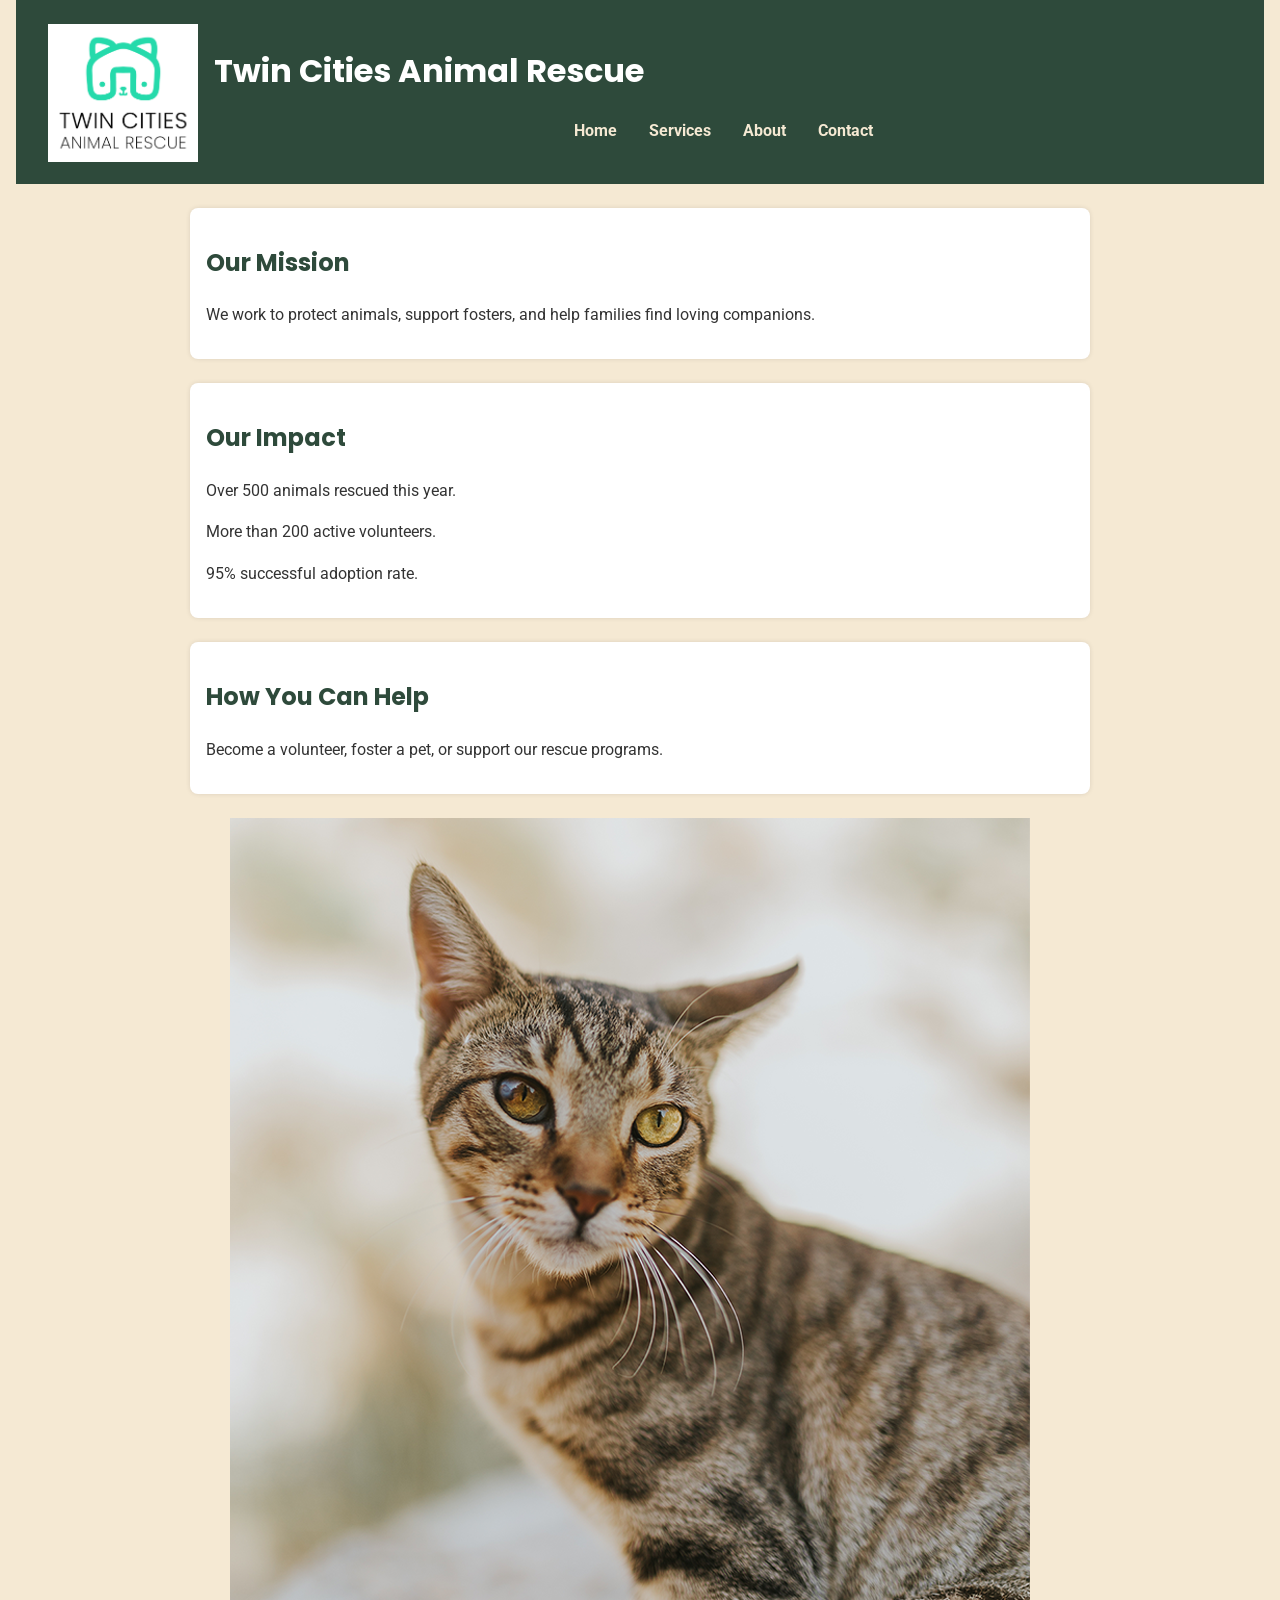
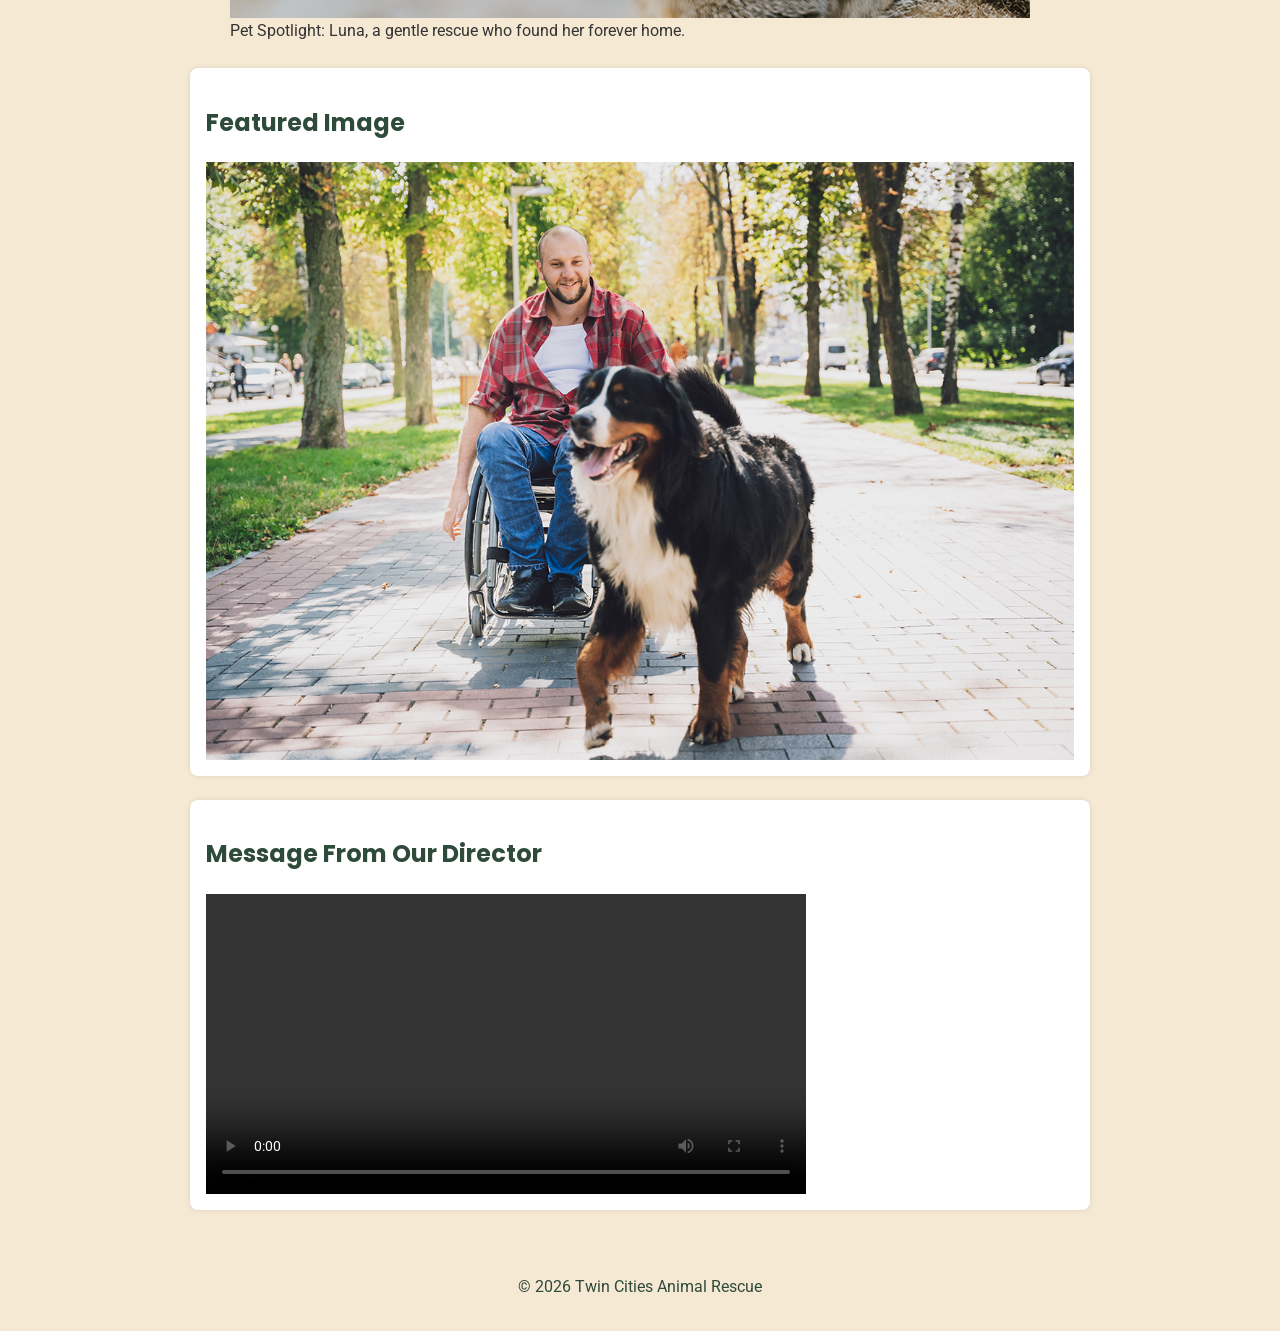
<file: index.html>
<!DOCTYPE html>
<html lang="en">
<head>
    <meta charset="UTF-8">
    <meta name="viewport" content="width=device-width, initial-scale=1.0">
    <link rel="stylesheet" href="style.css">
    <title>Twin Cities Animal Rescue - Home</title>
</head>
<body>
    <header>
        <img src="rescue-logo_c.png" alt="Twin Cities Animal Rescue logo" width="150">
        <h1>Twin Cities Animal Rescue</h1>
        <nav>
            <ul>
                <li><a href="index.html">Home</a></li>
                <li><a href="services.html">Services</a></li>
                <li><a href="about.html">About</a></li>
                <li><a href="contact.html">Contact</a></li>
            </ul>
        </nav>
    </header>

    <main>
        <section>
            <h2>Our Mission</h2>
            <p>We work to protect animals, support fosters, and help families find loving companions.</p>
        </section>

        <section>
            <h2>Our Impact</h2>
            <p>Over 500 animals rescued this year.</p>
            <p>More than 200 active volunteers.</p>
            <p>95% successful adoption rate.</p>
        </section>

        <section>
            <h2>How You Can Help</h2>
            <p>Become a volunteer, foster a pet, or support our rescue programs.</p>
        </section>

        <figure>
            <img src="rescue-pet-spotlight_c.png" alt="A striped tabby cat with golden eyes looking toward the camera.">
            <figcaption>Pet Spotlight: Luna, a gentle rescue who found her forever home.</figcaption>
        </figure>

        <section>
            <h2>Featured Image</h2>
            <picture>
                <source srcset="rescue-feature-large_c.png" media="(min-width: 700px)">
                <img src="rescue-feature-small_c.png" alt="A smiling man in a wheelchair walks along a park path with his large black, white, and brown dog.">
            </picture>
        </section>

        <section>
            <h2>Message From Our Director</h2>
            <video controls width="600">
                <source src="rescue-message_c.mp4" type="video/mp4">
                Your browser does not support video playback. You can <a href="rescue-message_c.mp4">download the video message</a> or <a href="contact.html">contact us</a> for an accessible version.
            </video>
        </section>
    </main>

    <footer>
        <p>&copy; 2026 Twin Cities Animal Rescue</p>
    </footer>
    <script src="script.js"></script>
</body>
</html>
</file>
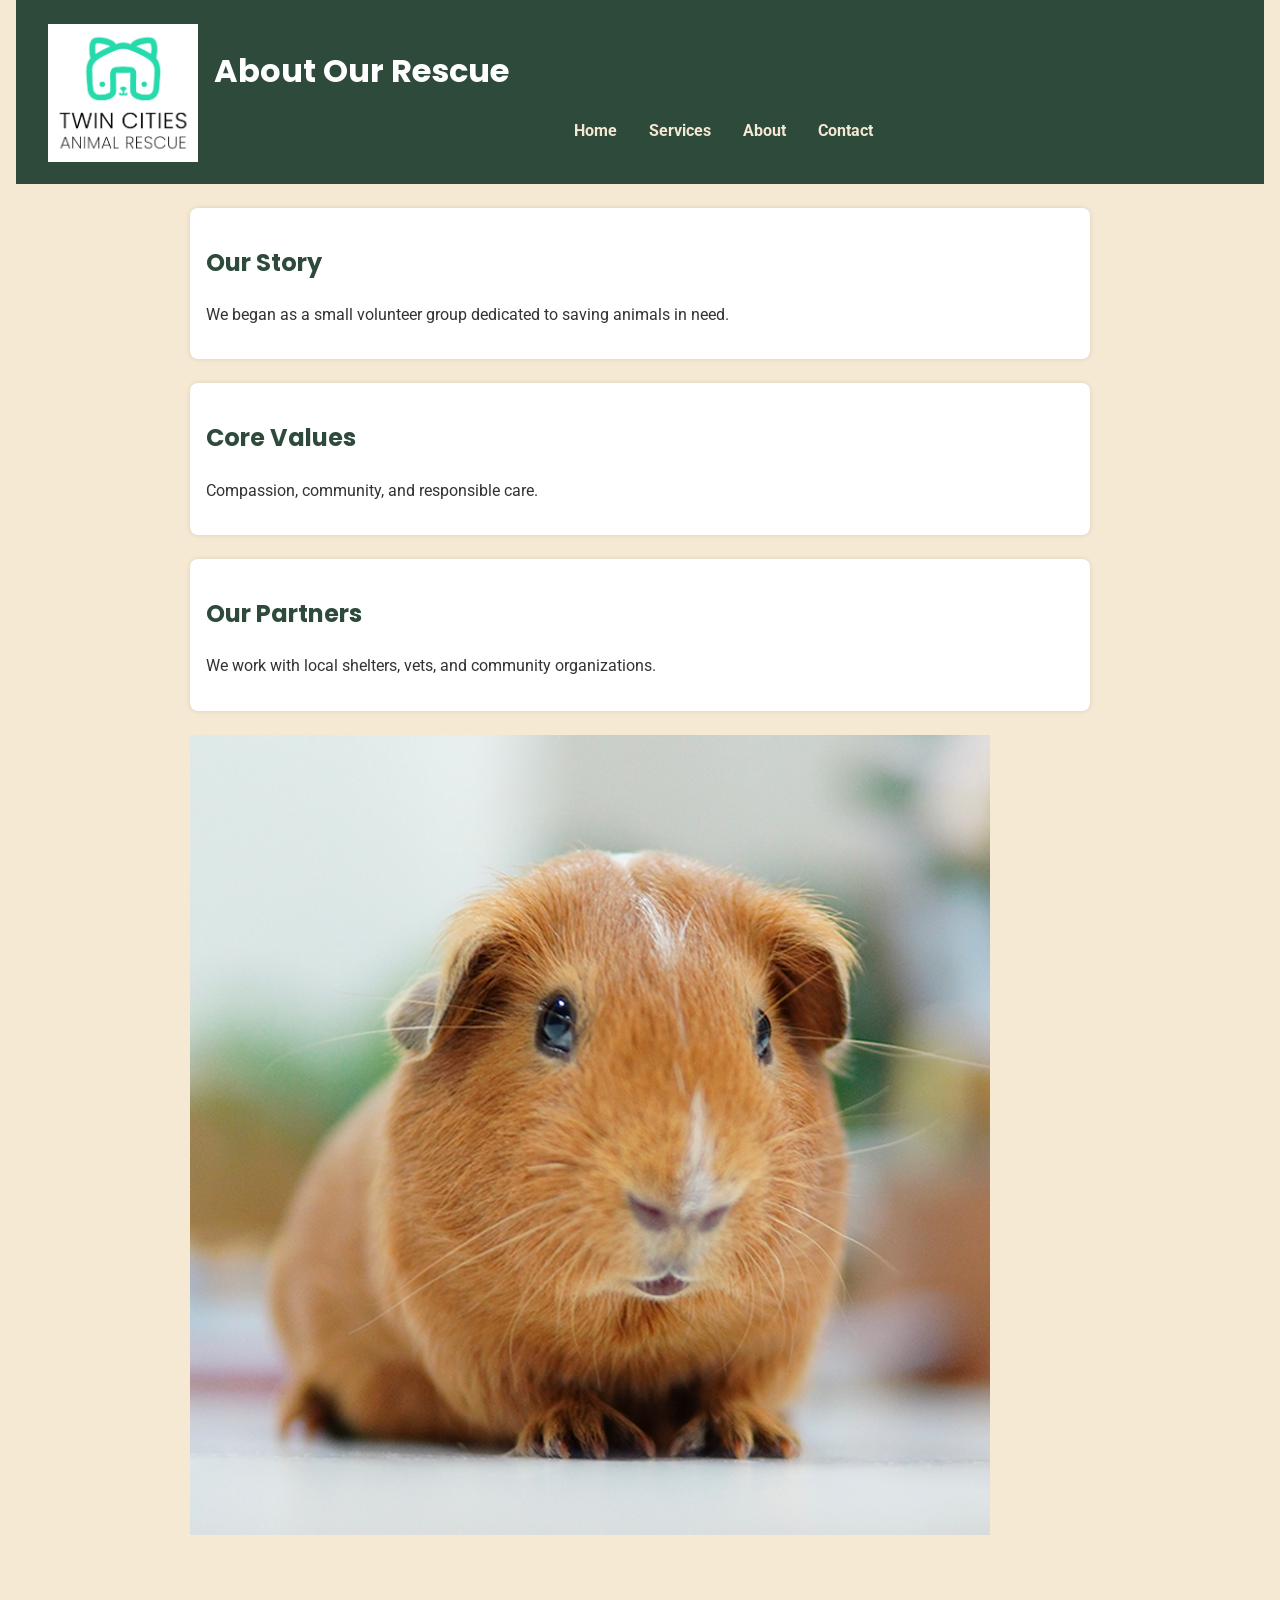
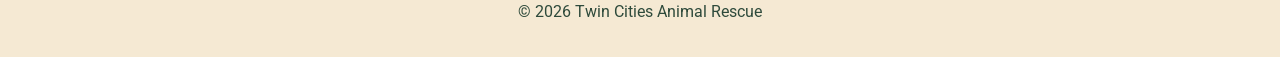
<file: about.html>
<!DOCTYPE html>
<html lang="en">
<head>
    <meta charset="UTF-8">
    <meta name="viewport" content="width=device-width, initial-scale=1.0">
    <link rel="stylesheet" href="style.css">
    <title>About Us - Twin Cities Animal Rescue</title>
</head>
<body>
    <header>
        <img src="rescue-logo_c.png" alt="Twin Cities Animal Rescue logo" width="150">
        <h1>About Our Rescue</h1>
        <nav>
            <ul>
                <li><a href="index.html">Home</a></li>
                <li><a href="services.html">Services</a></li>
                <li><a href="about.html">About</a></li>
                <li><a href="contact.html">Contact</a></li>
            </ul>
        </nav>
    </header>

    <main>
        <section>
            <h2>Our Story</h2>
            <p>We began as a small volunteer group dedicated to saving animals in need.</p>
        </section>

        <section>
            <h2>Core Values</h2>
            <p>Compassion, community, and responsible care.</p>
        </section>

        <section>
            <h2>Our Partners</h2>
            <p>We work with local shelters, vets, and community organizations.</p>
        </section>

        <img src="rescue-pet_c.png" alt="A close-up of a fluffy orange guinea pig looking straight at the camera.">
    </main>

    <footer>
        <p>&copy; 2026 Twin Cities Animal Rescue</p>
    </footer>
    <script src="script.js"></script>
</body>
</html>
</file>
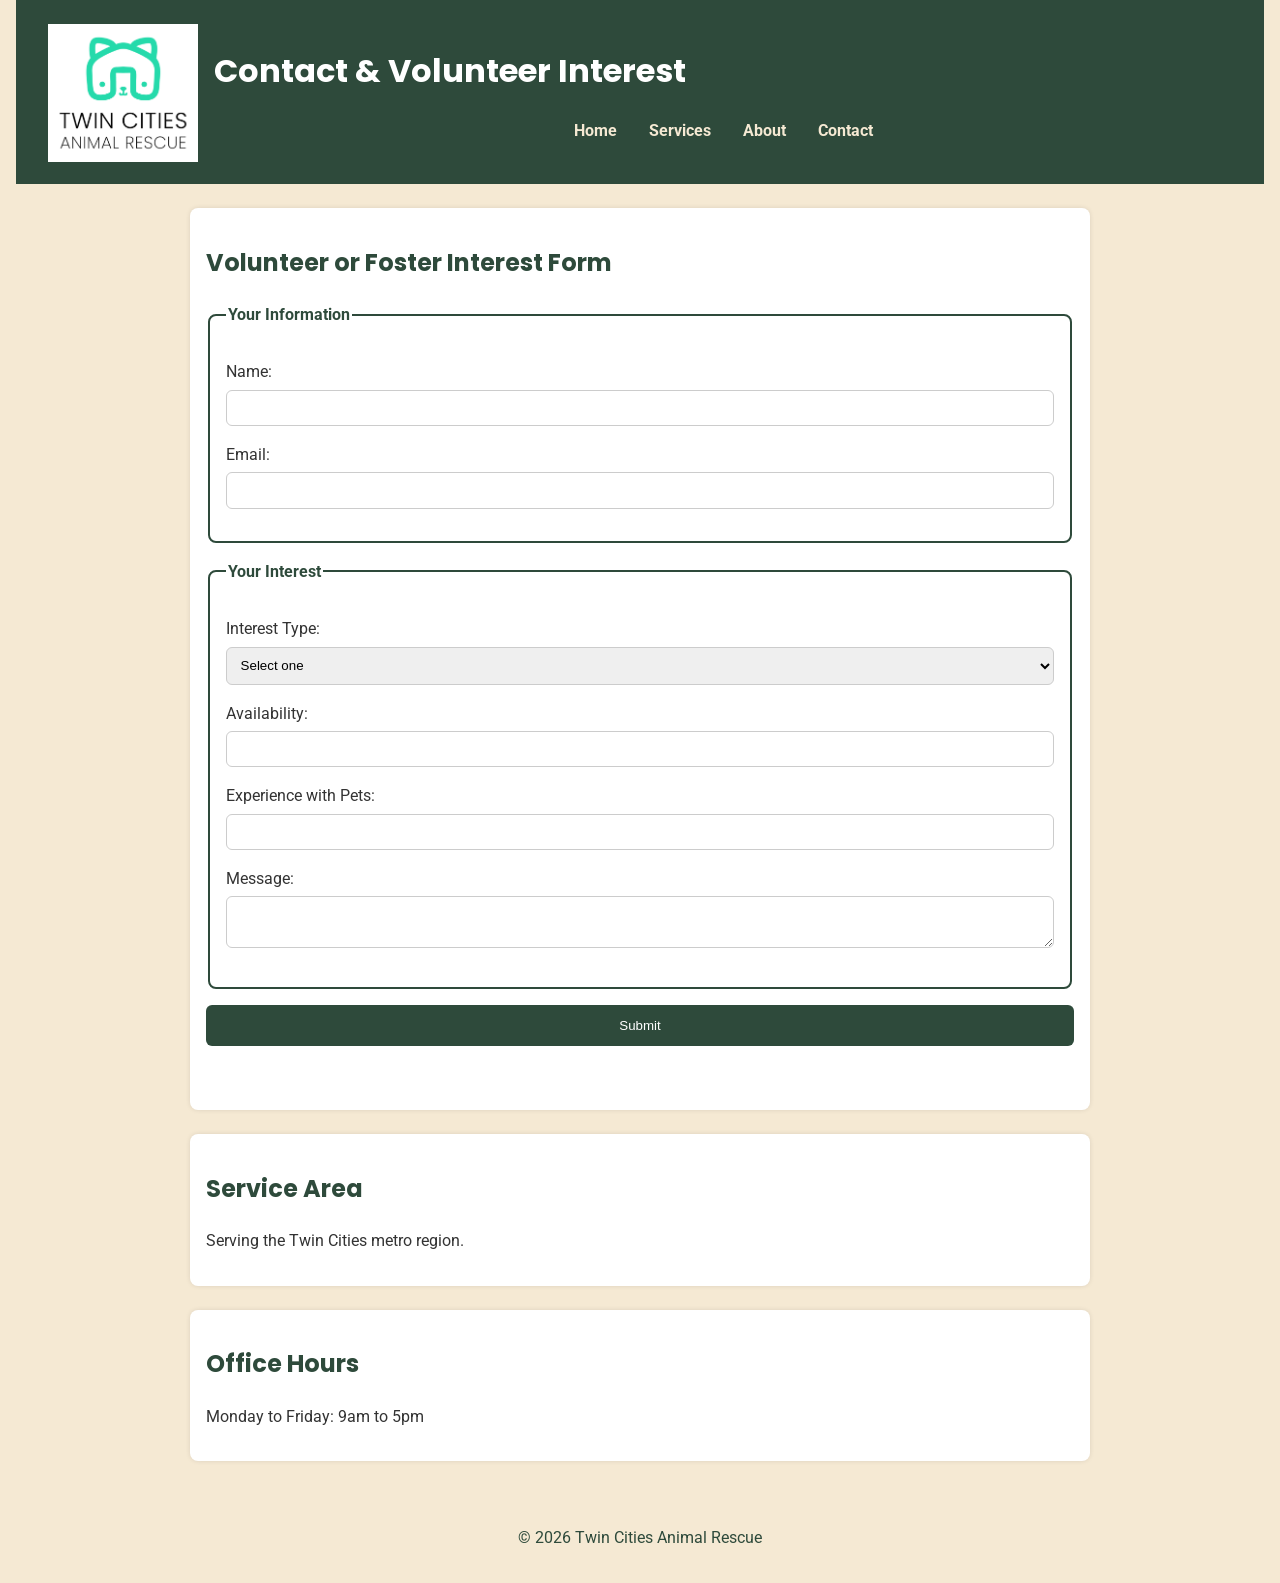
<file: contact.html>
<!DOCTYPE html>
<html lang="en">
<head>
    <meta charset="UTF-8">
    <meta name="viewport" content="width=device-width, initial-scale=1.0">
    <link rel="stylesheet" href="style.css">
    <title>Contact Us - Twin Cities Animal Rescue</title>
</head>
<body>
    <header>
        <img src="rescue-logo_c.png" alt="Twin Cities Animal Rescue logo" width="150">
        <h1>Contact &amp; Volunteer Interest</h1>
        <nav>
            <ul>
                <li><a href="index.html">Home</a></li>
                <li><a href="services.html">Services</a></li>
                <li><a href="about.html">About</a></li>
                <li><a href="contact.html">Contact</a></li>
            </ul>
        </nav>
    </header>

    <main>
        <section>
            <h2>Volunteer or Foster Interest Form</h2>

            <form novalidate>
                <fieldset>
                    <legend>Your Information</legend>

                    <p>
                        <label for="name">Name:</label>
                        <input id="name" name="name" type="text" required>
                    </p>

                    <p>
                        <label for="email">Email:</label>
                        <input id="email" name="email" type="email" required>
                    </p>
                </fieldset>

                <fieldset>
                    <legend>Your Interest</legend>

                    <p>
                        <label for="interest">Interest Type:</label>
                        <select id="interest" name="interest" required>
                            <option value="">Select one</option>
                            <option value="volunteer">Volunteer</option>
                            <option value="foster">Foster</option>
                            <option value="adoption">Adoption Information</option>
                        </select>
                    </p>

                    <p>
                        <label for="availability">Availability:</label>
                        <input id="availability" name="availability" type="text" required>
                    </p>

                    <p>
                        <label for="experience">Experience with Pets:</label>
                        <input id="experience" name="experience" type="text">
                    </p>

                    <p>
                        <label for="message">Message:</label>
                        <textarea id="message" name="message" required></textarea>
                    </p>
                </fieldset>

                <button type="submit">Submit</button>
                <p id="form-message"></p>
            </form>
        </section>

        <section>
            <h2>Service Area</h2>
            <p>Serving the Twin Cities metro region.</p>
        </section>

        <section>
            <h2>Office Hours</h2>
            <p>Monday to Friday: 9am to 5pm</p>
        </section>
    </main>

    <footer>
        <p>&copy; 2026 Twin Cities Animal Rescue</p>
    </footer>
    <script src="script.js"></script>
</body>
</html>
</file>
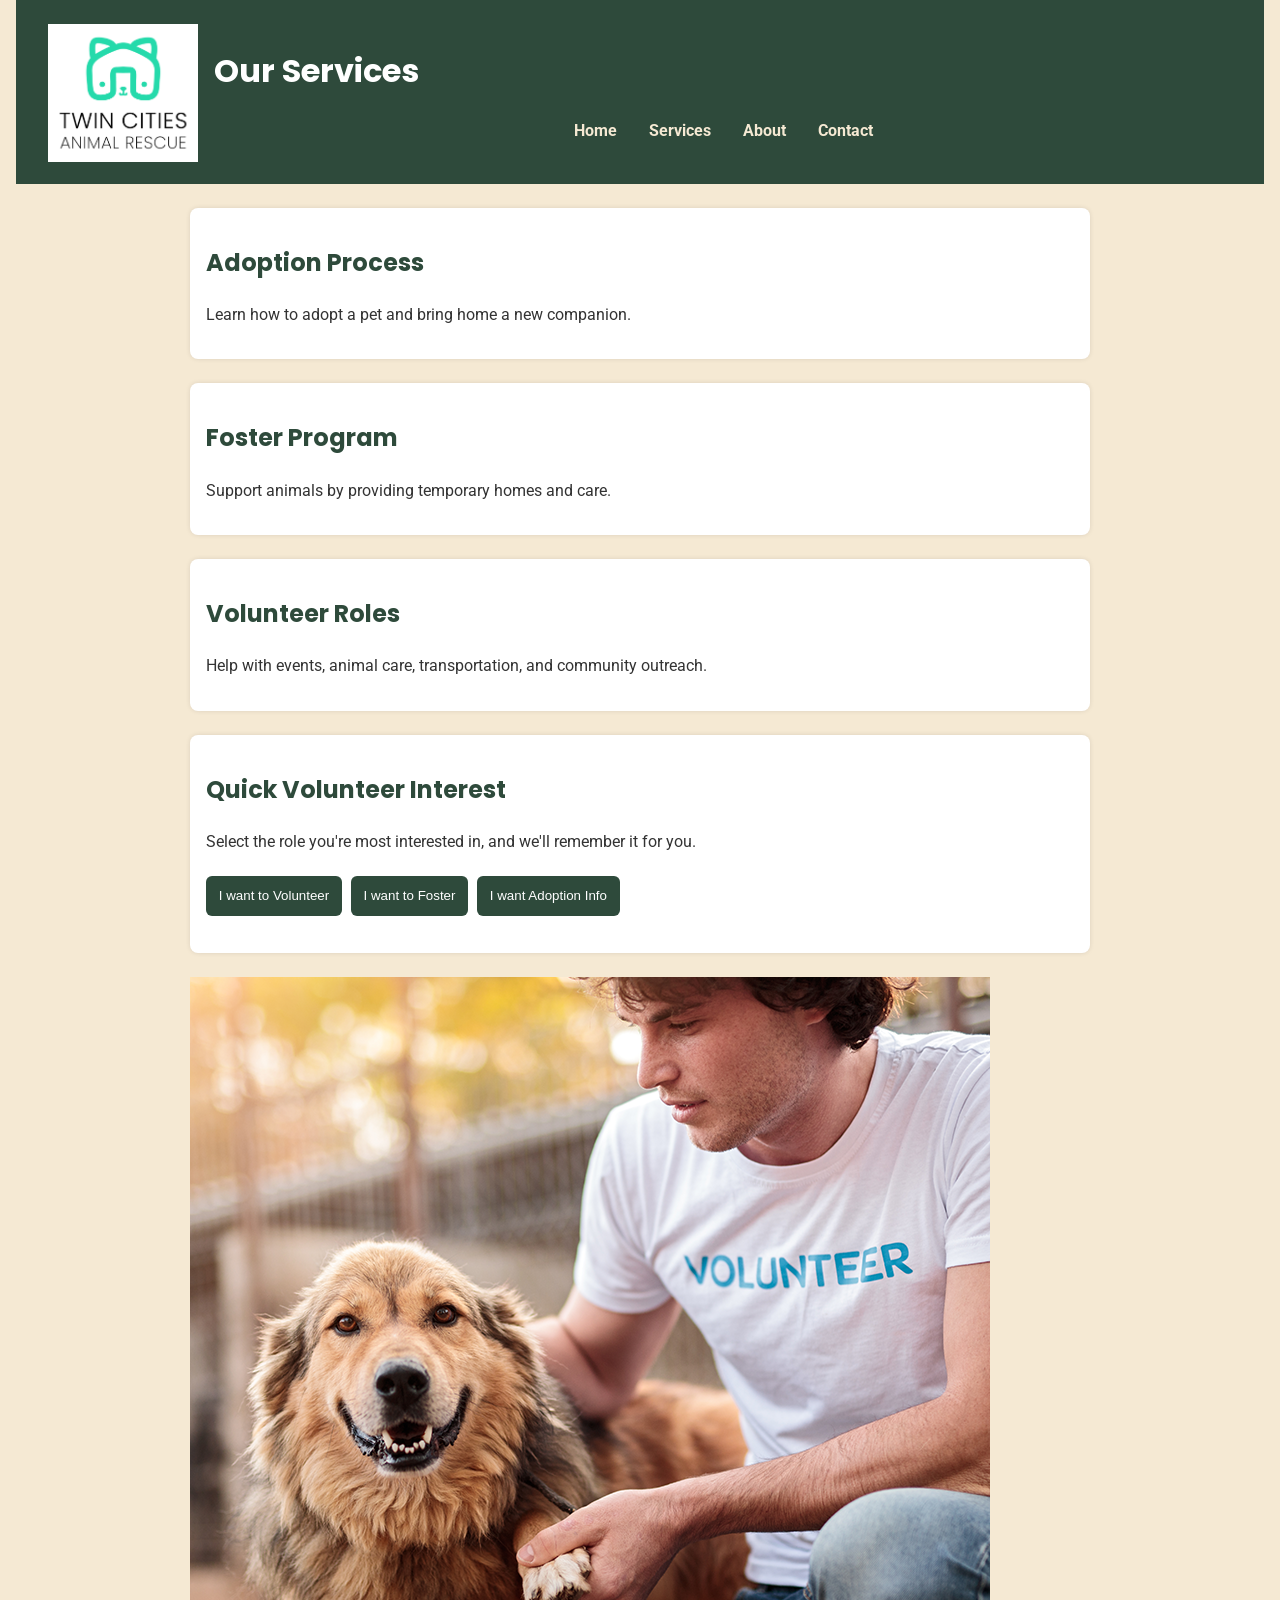
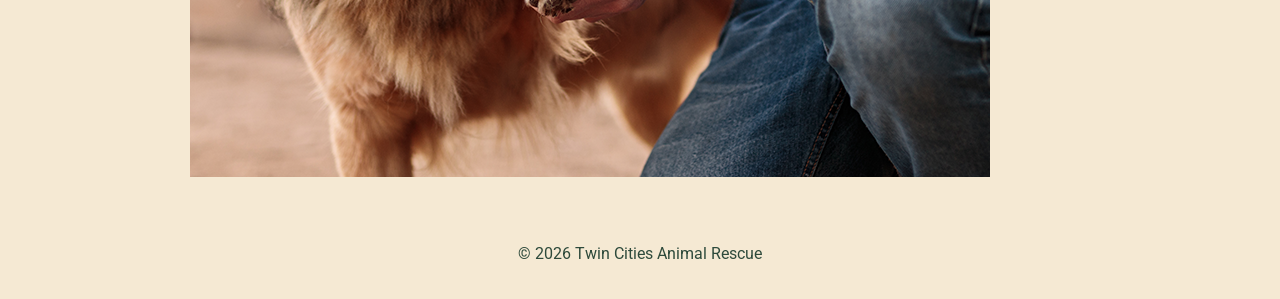
<file: services.html>
<!DOCTYPE html>
<html lang="en">
<head>
    <meta charset="UTF-8">
    <meta name="viewport" content="width=device-width, initial-scale=1.0">
    <link rel="stylesheet" href="style.css">
    <title>Our Services - Twin Cities Animal Rescue</title>
</head>
<body>
    <header>
        <img src="rescue-logo_c.png" alt="Twin Cities Animal Rescue logo" width="150">
        <h1>Our Services</h1>
        <nav>
            <ul>
                <li><a href="index.html">Home</a></li>
                <li><a href="services.html">Services</a></li>
                <li><a href="about.html">About</a></li>
                <li><a href="contact.html">Contact</a></li>
            </ul>
        </nav>
    </header>

    <main>
        <section>
            <h2>Adoption Process</h2>
            <p>Learn how to adopt a pet and bring home a new companion.</p>
        </section>

        <section>
            <h2>Foster Program</h2>
            <p>Support animals by providing temporary homes and care.</p>
        </section>

        <section>
            <h2>Volunteer Roles</h2>
            <p>Help with events, animal care, transportation, and community outreach.</p>
        </section>
        <section id="quick-interest">
            <h2>Quick Volunteer Interest</h2>
            <p>Select the role you're most interested in, and we'll remember it for you.</p>

            <button class="interest-btn" data-role="volunteer">I want to Volunteer</button>
            <button class="interest-btn" data-role="foster">I want to Foster</button>
            <button class="interest-btn" data-role="adoption">I want Adoption Info</button>

            <p id="interest-result"></p>
        </section>

        <img src="rescue-volunteer_c.png" alt="A volunteer in a Volunteer T-shirt kneels beside a fluffy tan dog and gently holds its paw.">
    </main>

    <footer>
        <p>&copy; 2026 Twin Cities Animal Rescue</p>
    </footer>
    <script src="script.js"></script>

</body>
</html>
</file>
<file: style.css>
/* Load the Poppins and Roboto fonts from Google Fonts */
@import url('https://fonts.googleapis.com/css2?family=Poppins:wght@700&family=Roboto:wght@400;700&display=swap');

/* Basic page setup */
body {
  margin: 0;
  padding: 0 1rem;
  font-family: 'Roboto', sans-serif;
  background-color: #F5E9D3; /* beige */
  color: #333;
  line-height: 1.6;
}

/* Headings */
h1, h2 {
  font-family: 'Poppins', sans-serif;
  color: #2E4A3B; /* green */
}

/* Make images and videos fit nicely */
img, video {
  max-width: 100%;
  display: block;
  height: auto;
}

/* Header area */
header {
  background-color: #2E4A3B;
  color: white;
  text-align: center;
  padding: 1rem;
}

/* Page title in the header needs to be white so it shows on the green */
header h1 {
  color: white;
}

header img {
  margin: 0 auto;
}

/* Navigation */
nav ul {
  list-style: none;
  padding: 0;
  margin-top: 1rem;
}

nav ul li {
  margin: 0.5rem 0;
}

nav a {
  color: #F5E9D3;
  text-decoration: none;
  font-weight: bold;
}

nav a:hover {
  color: #6FAED9;
}

/* Main content box */
main {
  max-width: 900px;
  margin: 0 auto;
}

section {
  background: white;
  padding: 1rem;
  margin: 1.5rem 0;
  border-radius: 8px;
  box-shadow: 0 0 5px rgba(0,0,0,0.1);
}

/* Form styling */
form {
  display: flex;
  flex-direction: column;
  gap: 1rem;
}

fieldset {
  border: 2px solid #2E4A3B;
  padding: 1rem;
  border-radius: 8px;
}

legend {
  font-weight: bold;
  color: #2E4A3B;
}

label {
  display: block;
  margin-bottom: 0.3rem;
}

input, select, textarea {
  width: 100%;
  padding: 0.6rem;
  border: 1px solid #ccc;
  border-radius: 6px;
  box-sizing: border-box; /* keeps the boxes inside the fieldset */
}

/* Buttons */
button {
  background-color: #2E4A3B;
  color: white;
  padding: 0.8rem;
  border: none;
  border-radius: 6px;
  cursor: pointer;
}

button:hover {
  background-color: #6FAED9;
  color: #333; /* dark text so it is readable on the sky blue */
}

/* Footer */
footer {
  text-align: center;
  padding: 1rem;
  margin-top: 2rem;
  color: #2E4A3B;
}

/* Bigger screens layout */
@media (min-width: 700px) {

  /* Navigation becomes a row */
  nav ul {
    display: flex;
    justify-content: center;
    gap: 2rem;
  }

  nav ul li {
    margin: 0;
  }

  /* Header looks nicer on desktop */
  header {
    text-align: left;
    padding: 1.5rem 2rem;
  }

  header img {
    float: left;
    margin-right: 1rem;
  }

  /* More space on the sides */
  main {
    padding: 0 2rem;
  }
}

/* Quick Volunteer Interest buttons (services page) */
.interest-btn {
  margin: 0.3rem 0.3rem 0.3rem 0;
}

/* The button the user picked stays sky blue */
.interest-btn.selected {
  background-color: #6FAED9;
  color: #333;
}

#interest-result {
  margin-top: 1rem;
  font-weight: bold;
  color: #2E4A3B;
}

/* Validation messages (contact page) */
.error {
  display: block;
  color: #B00020; /* dark red */
  margin-top: 0.3rem;
}

input.invalid, select.invalid, textarea.invalid {
  border: 2px solid #B00020;
}

/* Thank you message after a correct form */
#form-message {
  font-weight: bold;
  color: #2E4A3B;
}
</file>
